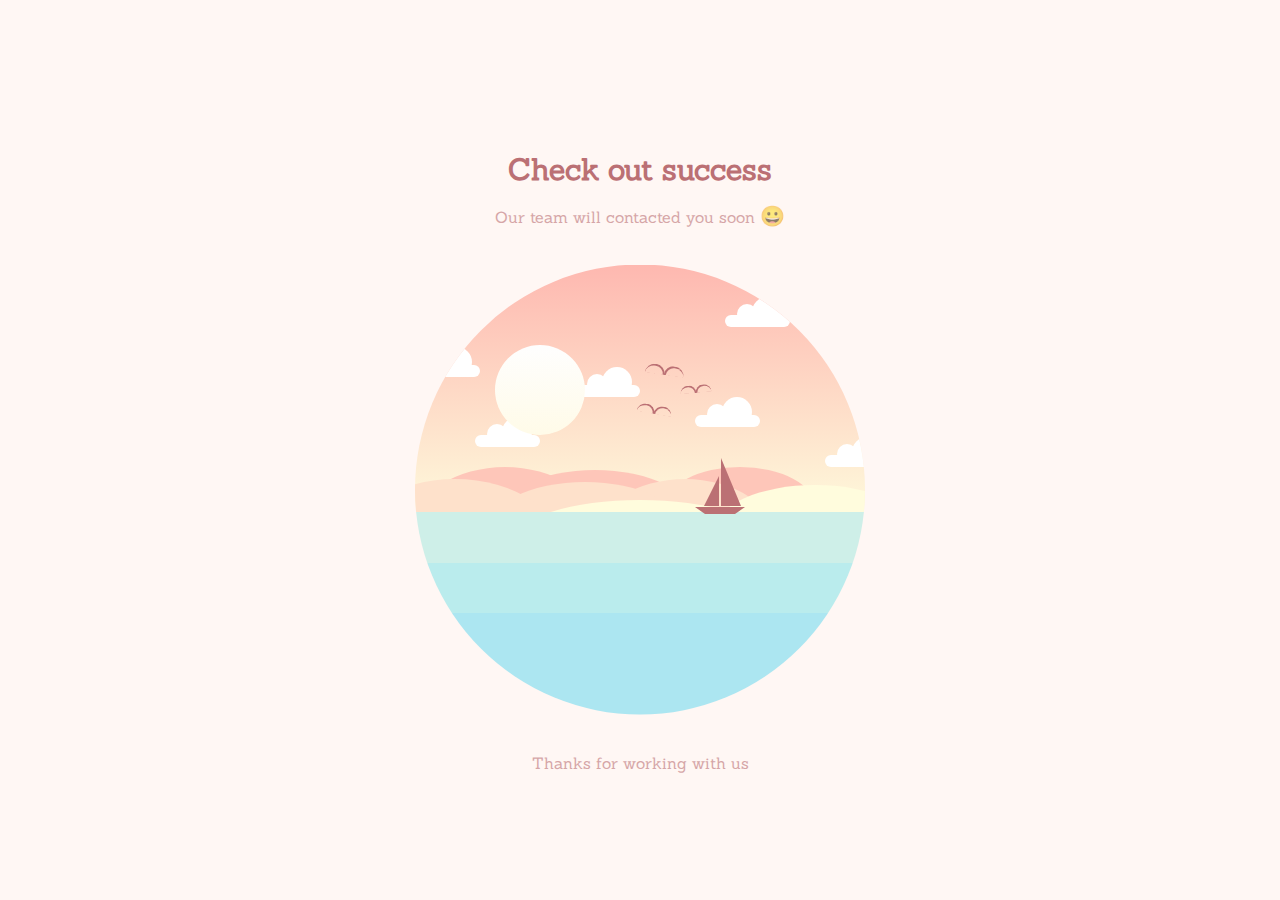
<file: Marmoris/Marmoris/checkout.html>
<html lang="en">
<head>
  <meta charset="UTF-8">
  <meta http-equiv="X-UA-Compatible" content="IE=edge">
  <meta name="viewport" content="width=device-width, initial-scale=1.0">
  <title>Document</title>
  <link rel="stylesheet" href="checkout.css">
</head>
<body>
<div class="container-wrapper">

  <h1>Check out success</h1>
  <p id="subtitle">Our team will contacted you soon <span style='font-size:20px;'>&#128512;</span></p>

  <div class="container">

    <div class="circle-container">
      <div class="sky">
        <div class="sky-night">
          <div class="stars">
            <div class="shooting-star"></div>
            <div class="star-group-1"></div>
            <div class="star-group-2"></div>
            <div class="star-group-3"></div>
            <div class="star-group-4"></div>
          </div>

        </div>
        <div class="cloud cloud-1"></div>
        <div class="cloud cloud-2"></div>
        <div class="cloud cloud-3"></div>
        <div class="cloud cloud-4"></div>
        <div class="cloud cloud-5"></div>
        <div class="cloud cloud-6"></div>
        <div class="bird bird-1"></div>
        <div class="bird bird-2"></div>
        <div class="bird bird-3"></div>

      </div>

      <div class="mountains">
        <div class="mountain-back">
          <div class="mountain-back-1"></div>
          <div class="mountain-back-2"></div>
        </div>
        <div class="mountain-middle">
          <div class="mountain-middle-1"></div>
          <div class="mountain-middle-2"></div>
        </div>
        <div class="mountain-top">
          <div class="mountain-top-1"></div>
        </div>
      </div>

      <div class="sun-container">
        <div class="sun"></div>
      </div>

      <div class="ocean">
        <div class="boat"></div>
        <div class="ocean-night">

          <div class="moon"></div>

          <div class="mountains mountains-bottom">
            <div class="mountain-back">
              <div class="mountain-back-1"></div>
              <div class="mountain-back-2"></div>
            </div>
            <div class="mountain-middle">
              <div class="mountain-middle-1"></div>
              <div class="mountain-middle-2"></div>
            </div>
            <div class="mountain-top">
              <div class="mountain-top-1"></div>
            </div>
          </div>

        </div>
      </div>

    </div>

  </div>
  <p>Thanks for working with us </p>

</div>
<script src="checkout.js"></script>
</body>
</html>
</file>
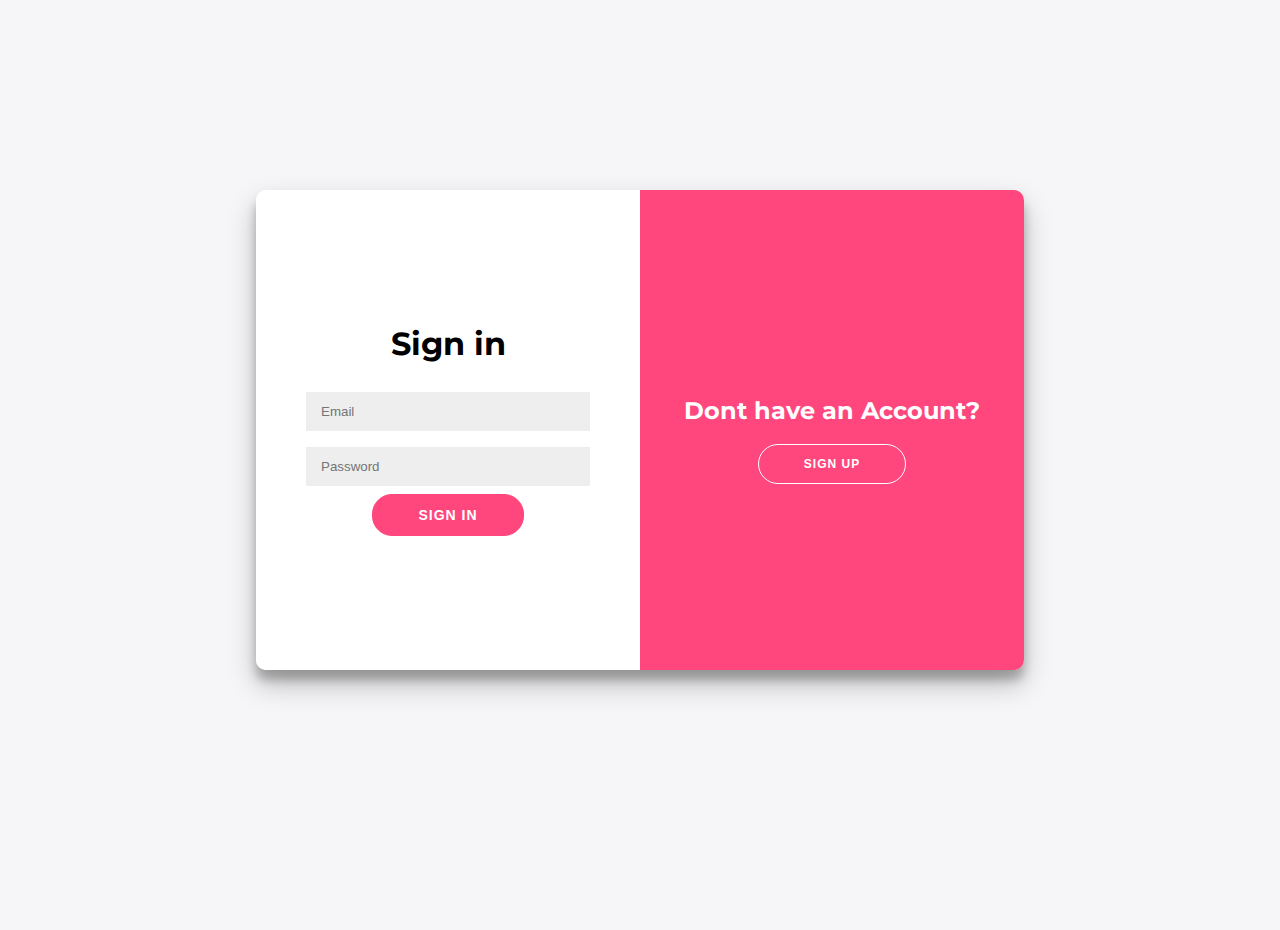
<file: Marmoris/Marmoris/login.html>
<!DOCTYPE html>
<html lang="en">
<head>
    <meta charset="UTF-8">
    <meta http-equiv="X-UA-Compatible" content="IE=edge">
    <meta name="viewport" content="width=device-width, initial-scale=1.0">
    <title>Document</title>
    <link rel="stylesheet" href="login Marmoris/login/log.css">
    <link rel="stylesheet" href="https://cdnjs.cloudflare.com/ajax/libs/font-awesome/6.1.1/css/all.min.css">
    
</head>
<body>

  <!SignUp form>
  <div class="container" id="container">
    <div class="form-container sign-up-container">
      <form action="index.html" method="post">
        <h1>Create Account</h1>
        <span>Please enter your data below!</span>
        <input type="text" placeholder="Name" />
        <input type="email" placeholder="Email" />
        <input type="password" placeholder="Password" />
        <input type="number" placeholder="Phone Number" />
        <button>Sign Up</button>
      </form>
    </div>

    <!SignIn Form>
    <div class="form-container sign-in-container">
      <form action="index.html" method="post">
        <h1>Sign in</h1>
        <input type="email" placeholder="Email" />
        <input type="password" placeholder="Password" />
        
        <button><a href="index.html">Sign in</a></button> 
      </form>
    </div>
    
    <div class="overlay-container">
      <div class="overlay">
        <div class="overlay-panel overlay-left">
          <h1>Welcome!!</h1>
          
          <button class="ghost" id="signIn">Sign In</button>
        </div>
        <div class="overlay-panel overlay-right">
          <h2>Dont have an Account?</h2>
          
          <button class="ghost" id="signUp">Sign Up</button>
        </div>
      </div>
    </div>
  </div>

  


  <script src="login Marmoris/login/logscript.js"></script>

  <script>
    function myonclick(){
      document.location.href="index.html";
    }
  </script>
</body>

</html>
</file>
<file: Marmoris/Marmoris/checkout.css>
@import url("https://fonts.googleapis.com/css?family=Sanchez");

* {
  padding: 0;
  margin: 0;
  -webkit-box-sizing: border-box;
  box-sizing: border-box;

}

*:before,
*:after {
  content: "";
  position: absolute;
}

html {
  font-family: "Sanchez", serif;
}

.container-wrapper {
  width: 100%;
  height: 100%;
  display: -webkit-box;
  display: -ms-flexbox;
  display: flex;
  -webkit-box-pack: center;
  -ms-flex-pack: center;
  justify-content: center;
  -webkit-box-align: center;
  -ms-flex-align: center;
  align-items: center;
  -webkit-box-orient: vertical;
  -webkit-box-direction: normal;
  -ms-flex-direction: column;
  flex-direction: column;
}

html {
  -webkit-transition: background-color 3s ease;
  -o-transition: background-color 3s ease;
  transition: background-color 3s ease;
  -webkit-transition-delay: 2s;
  -o-transition-delay: 2s;
  transition-delay: 2s;
  background-color: #fff7f4;
}

.container {
  width: 450px;
  height: 450px;
  position: relative;
}

.container-night {
  background-color: #e4ecff;
}

.circle-container {
  width: 450px;
  height: 450px;
  -webkit-clip-path: circle(50% at 50% 50%);
  clip-path: circle(50% at 50% 50%);
  position: absolute;
  overflow: hidden;
  z-index: 100;
}

.sky {
  position: absolute;
  width: 100%;
  height: 55%;
  top: 0;
  background: -webkit-gradient(
    linear,
    left top,
    left bottom,
    from(#feb8b0),
    to(#fef9db)
  );
  background: -webkit-linear-gradient(#feb8b0, #fef9db);
  background: -o-linear-gradient(#feb8b0, #fef9db);
  background: linear-gradient(#feb8b0, #fef9db);
  z-index: 1;
  overflow: hidden;
}

.sky-night {
  position: absolute;
  width: 100%;
  height: 100%;
  background: -webkit-gradient(
    linear,
    left top,
    left bottom,
    from(#4c3f6d),
    color-stop(#6c62bb),
    to(#93b1ed)
  );
  background: -webkit-linear-gradient(#4c3f6d, #6c62bb, #93b1ed);
  background: -o-linear-gradient(#4c3f6d, #6c62bb, #93b1ed);
  background: linear-gradient(#4c3f6d, #6c62bb, #93b1ed);
  opacity: 0;
  -webkit-transition: opacity 3s;
  -o-transition: opacity 3s;
  transition: opacity 3s;
  -webkit-transition-delay: 2s;
  -o-transition-delay: 2s;
  transition-delay: 2s;
}

.sky-night-fade {
  opacity: 1;
}

@-webkit-keyframes sky-night {
  0% {
    background: -webkit-gradient(
      linear,
      left top,
      left bottom,
      from(#feb8b0),
      to(#fef9db)
    );
    background: -webkit-linear-gradient(#feb8b0, #fef9db);
    background: linear-gradient(#feb8b0, #fef9db);
  }
  100% {
    background: -webkit-gradient(
      linear,
      left top,
      left bottom,
      from(#4c3f6d),
      to(#96b5ee)
    );
    background: -webkit-linear-gradient(#4c3f6d, #96b5ee);
    background: linear-gradient(#4c3f6d, #96b5ee);
  }
}

@keyframes sky-night {
  0% {
    background: -webkit-gradient(
      linear,
      left top,
      left bottom,
      from(#feb8b0),
      to(#fef9db)
    );
    background: -webkit-linear-gradient(#feb8b0, #fef9db);
    background: -o-linear-gradient(#feb8b0, #fef9db);
    background: linear-gradient(#feb8b0, #fef9db);
  }
  100% {
    background: -webkit-gradient(
      linear,
      left top,
      left bottom,
      from(#4c3f6d),
      to(#96b5ee)
    );
    background: -webkit-linear-gradient(#4c3f6d, #96b5ee);
    background: -o-linear-gradient(#4c3f6d, #96b5ee);
    background: linear-gradient(#4c3f6d, #96b5ee);
  }
}

.sun-container {
  z-index: 10;
  position: absolute;
  left: 0;
  right: 0;
  margin: auto;
  top: 0;
  bottom: 0;
  width: 290px;
  height: 290px;
  /*    background-color: rgba(255, 0, 255, 0.2);*/
  -webkit-transform-origin: center center;
  -ms-transform-origin: center center;
  transform-origin: center center;
  -webkit-transition: all 5s ease-in-out;
  -o-transition: all 5s ease-in-out;
  transition: all 5s ease-in-out;
}

.sun {
  position: absolute;
  width: 90px;
  height: 90px;
  border-radius: 50%;
  background: -webkit-gradient(
    linear,
    left top,
    left bottom,
    from(#fefefe),
    to(#fffbe8)
  );
  background: -webkit-linear-gradient(#fefefe, #fffbe8);
  background: -o-linear-gradient(#fefefe, #fffbe8);
  background: linear-gradient(#fefefe, #fffbe8);
  cursor: pointer;
  z-index: 10;
}

.boat {
  position: absolute;
  width: 50px;
  height: 0px;
  border-top: 7px solid #bb7074;
  border-left: 10px solid transparent;
  border-right: 10px solid transparent;
  left: 280px;
  /*    right: -50px;*/
  top: -5px;
  -webkit-transform-origin: center bottom;
  -ms-transform-origin: center bottom;
  transform-origin: center bottom;
  -webkit-animation: boat 5s infinite;
  animation: boat 5s infinite;
  -webkit-animation-delay: 0.25s;
  animation-delay: 0.25s;
  -webkit-transition: all 4s ease-in-out;
  -o-transition: all 4s ease-in-out;
  transition: all 4s ease-in-out;
}

.boat-sail {
  margin-left: -350px;
}

.boat,
.boat:before,
.boat:after {
  position: absolute;
  z-index: 200;
}

@-webkit-keyframes boat {
  0% {
    -webkit-transform: rotate(1deg)translate(2px, 0px);
    transform: rotate(1deg)translate(2px, 0px);
  }
  25% {
    -webkit-transform: rotate(-1deg) translate(-2px, -2px);
    transform: rotate(-1deg) translate(-2px, -2px);
  }
  50% {
    -webkit-transform: rotate(1deg) translate(1px, 0px);
    transform: rotate(1deg) translate(1px, 0px);
  }
  75% {
    -webkit-transform: rotate(-1deg) translate(-1px, -2px);
    transform: rotate(-1deg) translate(-1px, -2px);
  }
  100% {
    -webkit-transform: rotate(1deg) translate(2px, 0px);
    transform: rotate(1deg) translate(2px, 0px);
  }
}

@keyframes boat {
  0% {
    -webkit-transform: rotate(1deg)translate(2px, 0px);
    transform: rotate(1deg)translate(2px, 0px);
  }
  25% {
    -webkit-transform: rotate(-1deg) translate(-2px, -2px);
    transform: rotate(-1deg) translate(-2px, -2px);
  }
  50% {
    -webkit-transform: rotate(1deg) translate(1px, 0px);
    transform: rotate(1deg) translate(1px, 0px);
  }
  75% {
    -webkit-transform: rotate(-1deg) translate(-1px, -2px);
    transform: rotate(-1deg) translate(-1px, -2px);
  }
  100% {
    -webkit-transform: rotate(1deg) translate(2px, 0px);
    transform: rotate(1deg) translate(2px, 0px);
  }
}

.boat:before,
.boat:after {
  width: 0;
  height: 0;
  border: 0 solid transparent;
}

.boat:before {
  bottom: 8px;
  right: 16px;
  border-left-width: 15px;
  border-right-width: 0px;
  border-bottom: 30px solid #bb7074;
}

.boat:after {
  bottom: 8px;
  right: -6px;
  border-left-width: 0px;
  border-right-width: 20px;
  border-bottom: 48px solid #bb7074;
}

.ocean {
  position: absolute;
  width: 100%;
  height: 45%;
  bottom: 0;
  background: #ceefe8;
  z-index: 200;
  -webkit-animation: ocean-top 3s infinite;
  animation: ocean-top 3s infinite;
  opacity: 1;
  -webkit-transition: all 3s ease;
  -o-transition: all 3s ease;
  transition: all 3s ease;
  -webkit-transition-delay: 2s;
  -o-transition-delay: 2s;
  transition-delay: 2s;
  -webkit-transform-origin: top;
  -ms-transform-origin: top;
  transform-origin: top;
}

.animation-stop {
  -webkit-animation: ocean-top 3s forwards;
  animation: ocean-top 3s forwards;
  height: 42%;
}

.ocean-night {
  position: relative;
  width: 100%;
  height: 100%;
  background: -webkit-gradient(
    linear,
    left top,
    left bottom,
    from(#8da6e6),
    to(#788cc9)
  );
  background: -webkit-linear-gradient(#8da6e6, #788cc9);
  background: -o-linear-gradient(#8da6e6, #788cc9);
  background: linear-gradient(#8da6e6, #788cc9);
  opacity: 0;
  -webkit-transition: opacity 3s;
  -o-transition: opacity 3s;
  transition: opacity 3s;
  -webkit-transition-delay: 2s;
  -o-transition-delay: 2s;
  transition-delay: 2s;
  z-index: 500;
}

.ocean-night-fade {
  opacity: 1;
}

.moon {
  position: absolute;
  width: 90px;
  height: 90px;
  border-radius: 50%;
  background: -webkit-gradient(
    linear,
    left top,
    left bottom,
    from(#fefefe),
    to(#fffbe8)
  );
  background: -webkit-linear-gradient(#fefefe, #fffbe8);
  background: -o-linear-gradient(#fefefe, #fffbe8);
  background: linear-gradient(#fefefe, #fffbe8);
  opacity: 0;
  left: 80px;
  margin-top: 90px;
  -webkit-transition: opacity 1s ease;
  -o-transition: opacity 1s ease;
  transition: opacity 1s ease;
}

.moon-fade {
  opacity: 0.3;
  -webkit-transition-delay: 4s;
  -o-transition-delay: 4s;
  transition-delay: 4s;
}

.ocean:before,
.ocean:after {
  width: 100%;
  bottom: 0;
  position: absolute;
  z-index: 200;
}

.ocean:before {
  height: 75%;
  background: #baeced;
  -webkit-animation: ocean-middle 3s infinite;
  animation: ocean-middle 3s infinite;
}

.ocean:after {
  height: 50%;
  background: #ace6f1;
  -webkit-animation: ocean-bottom 2s infinite;
  animation: ocean-bottom 2s infinite;
}

@-webkit-keyframes ocean-top {
  0% {
    -webkit-transform: rotate(0deg);
    transform: rotate(0deg);
  }
  25% {
    -webkit-transform: rotate(-1deg);
    transform: rotate(-1deg);
  }
  50% {
    -webkit-transform: rotate(0deg);
    transform: rotate(0deg);
  }
  75% {
    -webkit-transform: rotate(1deg);
    transform: rotate(1deg);
  }
  100% {
    -webkit-transform: rotate(0deg);
    transform: rotate(0deg);
  }
}

@keyframes ocean-top {
  0% {
    -webkit-transform: rotate(0deg);
    transform: rotate(0deg);
  }
  25% {
    -webkit-transform: rotate(-1deg);
    transform: rotate(-1deg);
  }
  50% {
    -webkit-transform: rotate(0deg);
    transform: rotate(0deg);
  }
  75% {
    -webkit-transform: rotate(1deg);
    transform: rotate(1deg);
  }
  100% {
    -webkit-transform: rotate(0deg);
    transform: rotate(0deg);
  }
}

@-webkit-keyframes ocean-middle {
  0% {
    height: 75%;
  }
  50% {
    height: 77%;
    -webkit-transform: rotate(2deg);
    transform: rotate(2deg);
  }
  100% {
    height: 75%;
  }
}

@keyframes ocean-middle {
  0% {
    height: 75%;
  }
  50% {
    height: 77%;
    -webkit-transform: rotate(2deg);
    transform: rotate(2deg);
  }
  100% {
    height: 75%;
  }
}

@-webkit-keyframes ocean-bottom {
  0% {
    height: 50%;
  }
  50% {
    height: 52%;
    -webkit-transform: rotate(-2deg);
    transform: rotate(-2deg);
  }
  100% {
    height: 50%;
  }
}

@keyframes ocean-bottom {
  0% {
    height: 50%;
  }
  50% {
    height: 52%;
    -webkit-transform: rotate(-2deg);
    transform: rotate(-2deg);
  }
  100% {
    height: 50%;
  }
}

.bird:before,
.bird:after {
  border: 2px solid #bb7074;
  border-bottom: 0;
  width: 18px;
  height: 8px;
  z-index: 200;
}

.bird {
  position: absolute;
  -webkit-animation: bird 1s infinite;
  animation: bird 1s infinite;
  z-index: 200;
  -webkit-transition: all 2s ease-in-out;
  -o-transition: all 2s ease-in-out;
  transition: all 2s ease-in-out;
}

.birds-fly {
  margin-left: 150px;
  margin-top: -100px;
}

.bird:after {
  border-top-left-radius: 18px;
  border-top-right-radius: 18px;
  border-right: 0;
  -webkit-animation: wing-right 1s infinite;
  animation: wing-right 1s infinite;
  -webkit-transform-origin: bottom left;
  -ms-transform-origin: bottom left;
  transform-origin: bottom left;
}

.bird:before {
  left: -19px;
  border-top-right-radius: 18px;
  border-top-left-radius: 18px;
  border-left: 0;
  -webkit-animation: wing-left 1s infinite;
  animation: wing-left 1s infinite;
  -webkit-transform-origin: bottom right;
  -ms-transform-origin: bottom right;
  transform-origin: bottom right;
}

.bird-1 {
  left: 240px;
  top: 140px;
  -webkit-transform: scale(0.9)rotate(10deg);
  -ms-transform: scale(0.9)rotate(10deg);
  transform: scale(0.9)rotate(10deg);
  -webkit-animation-delay: 0.4s;
  animation-delay: 0.4s;
}

.bird-2 {
  left: 280px;
  top: 120px;
  -webkit-transform: scale(0.8)rotate(-5deg);
  -ms-transform: scale(0.8)rotate(-5deg);
  transform: scale(0.8)rotate(-5deg);
  -webkit-animation-delay: 0.2s;
  animation-delay: 0.2s;
}

.bird-3 {
  left: 250px;
  top: 100px;
  -webkit-transform: scale(1)rotate(8deg);
  -ms-transform: scale(1)rotate(8deg);
  transform: scale(1)rotate(8deg);
}

@-webkit-keyframes bird {
  0% {
    -webkit-transform: translate(0px, 0px);
    transform: translate(0px, 0px);
  }
  50% {
    -webkit-transform: translate(2px, -3px);
    transform: translate(2px, -3px);
  }
  100% {
    -webkit-transform: translate(0px, 0px);
    transform: translate(0px, 0px);
  }
}

@keyframes bird {
  0% {
    -webkit-transform: translate(0px, 0px);
    transform: translate(0px, 0px);
  }
  50% {
    -webkit-transform: translate(2px, -3px);
    transform: translate(2px, -3px);
  }
  100% {
    -webkit-transform: translate(0px, 0px);
    transform: translate(0px, 0px);
  }
}

@-webkit-keyframes wing-right {
  0% {
    -webkit-transform: rotate(0deg);
    transform: rotate(0deg);
  }
  50% {
    -webkit-transform: rotate(10deg);
    transform: rotate(10deg);
  }
  100% {
    -webkit-transform: rotate(0deg);
    transform: rotate(0deg);
  }
}

@keyframes wing-right {
  0% {
    -webkit-transform: rotate(0deg);
    transform: rotate(0deg);
  }
  50% {
    -webkit-transform: rotate(10deg);
    transform: rotate(10deg);
  }
  100% {
    -webkit-transform: rotate(0deg);
    transform: rotate(0deg);
  }
}

@-webkit-keyframes wing-left {
  0% {
    -webkit-transform: rotate(0deg);
    transform: rotate(0deg);
  }
  50% {
    -webkit-transform: rotate(-10deg);
    transform: rotate(-10deg);
  }
  100% {
    -webkit-transform: rotate(0deg);
    transform: rotate(0deg);
  }
}

@keyframes wing-left {
  0% {
    -webkit-transform: rotate(0deg);
    transform: rotate(0deg);
  }
  50% {
    -webkit-transform: rotate(-10deg);
    transform: rotate(-10deg);
  }
  100% {
    -webkit-transform: rotate(0deg);
    transform: rotate(0deg);
  }
}

.mountains {
  position: absolute;
  width: 100%;
  /*        background-color: #ccc;*/
  height: 20%;
  bottom: 35%;
  /*        overflow: hidden;*/
}

.mountains-bottom {
  opacity: 0.5;
  -webkit-transform-origin: center;
  -ms-transform-origin: center;
  transform-origin: center;
  -webkit-transform: scaleY(-1);
  -ms-transform: scaleY(-1);
  transform: scaleY(-1);
  top: 0;
  position: fixed;
  overflow: hidden;
  height: 31.5%;
}

.mountains div,
.mountains div:after,
.mountains div:before {
  border-radius: 50%;
  position: absolute;
  z-index: 200;
}

.mountains * {
  -webkit-transition: background 3s ease;
  -o-transition: background 3s ease;
  transition: background 3s ease;
  -webkit-transition-delay: 2s;
  -o-transition-delay: 2s;
  transition-delay: 2s;
}

.mountain-top,
.mountain-top * {
  background: #fffcdd;
}

.mountain-top {
  width: 200px;
  height: 90px;
  top: 18px;
  right: 0;
  margin-right: -50px;
}

.mountain-top-1 {
  position: absolute;
  width: 250px;
  height: 80px;
  top: 15px;
  right: 0;
  margin-right: 150px;
}

.mountain-top-night {
  background: #614da2;
}

.mountain-middle,
.mountain-middle * {
  background: #fee1cb;
}

.mountain-middle {
  width: 180px;
  height: 120px;
  top: 12px;
  margin-left: 180px;
}

.mountain-middle-1 {
  width: 200px;
  height: 100px;
  top: 3px;
  margin-left: -110px;
}

.mountain-middle-2 {
  width: 220px;
  height: 150px;
  margin-left: -250px;
}

.mountain-middle-night {
  background: #6154a4;
}

.mountain-back,
.mountain-back * {
  background: #fec6b9;
}

.mountain-back {
  width: 180px;
  height: 120px;
  top: 0px;
}

.mountain-back-1 {
  width: 200px;
  height: 100px;
  top: 3px;
  margin-left: 80px;
}

.mountain-back-2 {
  width: 150px;
  height: 80px;
  margin-left: 250px;
}

.mountain-back-night {
  background: #7980c8;
}

.cloud,
.cloud:after,
.cloud:before {
  background: #fff;
  position: absolute;
  z-index: 500;
}

.cloud {
  width: 65px;
  height: 12px;
  border-radius: 20px;
  -webkit-animation: cloud 4s infinite;
  animation: cloud 4s infinite;
}

@-webkit-keyframes cloud {
  0% {
    -webkit-transform: translate(0px, 0px);
    transform: translate(0px, 0px);
  }
  25% {
    -webkit-transform: translate(1px, 1px);
    transform: translate(1px, 1px);
  }
  50% {
    -webkit-transform: translate(0px, 0px);
    transform: translate(0px, 0px);
  }
  75% {
    -webkit-transform: translate(-1px, -1px);
    transform: translate(-1px, -1px);
  }
  100% {
    -webkit-transform: translate(0px, 0px);
    transform: translate(0px, 0px);
  }
}

@keyframes cloud {
  0% {
    -webkit-transform: translate(0px, 0px);
    transform: translate(0px, 0px);
  }
  25% {
    -webkit-transform: translate(1px, 1px);
    transform: translate(1px, 1px);
  }
  50% {
    -webkit-transform: translate(0px, 0px);
    transform: translate(0px, 0px);
  }
  75% {
    -webkit-transform: translate(-1px, -1px);
    transform: translate(-1px, -1px);
  }
  100% {
    -webkit-transform: translate(0px, 0px);
    transform: translate(0px, 0px);
  }
}

.cloud:after {
  border-radius: 50%;
  height: 30px;
  left: 27px;
  top: -18px;
  width: 30px;
}

.cloud:before {
  border-radius: 50%;
  height: 20px;
  left: 12px;
  top: -11px;
  width: 20px;
}

.cloud-1 {
  left: 310px;
  top: 50px;
}

.cloud-2 {
  left: 280px;
  top: 150px;
  -webkit-animation-delay: 0.2s;
  animation-delay: 0.2s;
}

.cloud-3 {
  left: 410px;
  top: 190px;
  -webkit-animation-delay: 0.4s;
  animation-delay: 0.4s;
}

.cloud-4 {
  left: 160px;
  top: 120px;
  -webkit-animation-delay: 0.6s;
  animation-delay: 0.6s;
}

.cloud-5 {
  left: 60px;
  top: 170px;
  -webkit-animation-delay: 0.8s;
  animation-delay: 0.8s;
}

.cloud-6 {
  left: 0px;
  top: 100px;
  -webkit-animation-delay: 1s;
  animation-delay: 1s;
}

.stars *,
.stars *:before,
.stars *:after {
  border-radius: 50%;
  background-color: #fff;
  position: absolute;
}

.stars {
  opacity: 0;
  -webkit-transition: opacity 2s ease;
  -o-transition: opacity 2s ease;
  transition: opacity 2s ease;
}

.stars-fade {
  opacity: 1;
  -webkit-transition-delay: 4s;
  -o-transition-delay: 4s;
  transition-delay: 4s;
}

.star-group-1 {
  width: 5px;
  height: 5px;
  left: 225px;
  top: 120px;
}

.star-group-1:before {
  width: 4px;
  height: 4px;
  left: 50px;
  top: 18px;
  opacity: 0.8;
}

.star-group-1:after {
  width: 3px;
  height: 3px;
  left: -35px;
  top: 35px;
  opacity: 1;
}

.star-group-2 {
  width: 5px;
  height: 5px;
  left: 25px;
  top: 175px;
}

.star-group-2:before {
  width: 4px;
  height: 4px;
  left: 40px;
  top: 14px;
  opacity: 0.8;
}

.star-group-2:after {
  width: 3px;
  height: 3px;
  left: 30px;
  top: -40px;
  opacity: 1;
}

.star-group-3 {
  width: 5px;
  height: 5px;
  left: 125px;
  top: 50px;
}

.star-group-3:before {
  width: 4px;
  height: 4px;
  left: 50px;
  top: 20px;
  opacity: 0.8;
}

.star-group-3:after {
  width: 3px;
  height: 3px;
  left: 90px;
  top: -20px;
  opacity: 1;
}

.star-group-4 {
  width: 5px;
  height: 5px;
  left: 300px;
  top: 100px;
}

.star-group-4:before {
  width: 3px;
  height: 3px;
  left: 80px;
  top: 60px;
  opacity: 0.8;
}

.star-group-4:after {
  width: 3px;
  height: 3px;
  left: 50px;
  top: -20px;
  opacity: 1;
}

.shooting-star {
  position: absolute;
  background: -webkit-gradient(
    linear,
    left top,
    right top,
    from(rgba(255, 255, 255, 1)),
    to(rgba(255, 255, 255, 0))
  );
  background: -webkit-linear-gradient(
    left,
    rgba(255, 255, 255, 1) 0%,
    rgba(255, 255, 255, 0) 100%
  );
  background: -o-linear-gradient(
    left,
    rgba(255, 255, 255, 1) 0%,
    rgba(255, 255, 255, 0) 100%
  );
  background: linear-gradient(
    to right,
    rgba(255, 255, 255, 1) 0%,
    rgba(255, 255, 255, 0) 100%
  );
  width: 35px;
  height: 3px;
  left: 310px;
  top: 10px;
  -webkit-transform-origin: left;
  -ms-transform-origin: left;
  transform-origin: left;
  -webkit-transform: rotate(-40deg);
  -ms-transform: rotate(-40deg);
  transform: rotate(-40deg);
}

.shooting {
  -webkit-animation: shooting-star 2s 1 ease-in-out;
  animation: shooting-star 2s 1 ease-in-out;
  -webkit-animation-delay: 5s;
  animation-delay: 5s;
}

@-webkit-keyframes shooting-star {
  100% {
    -webkit-transform: rotate(-40deg)translateX(-450px);
    transform: rotate(-40deg)translateX(-450px);
  }
}

@keyframes shooting-star {
  100% {
    -webkit-transform: rotate(-40deg)translateX(-450px);
    transform: rotate(-40deg)translateX(-450px);
  }
}

p a:link,
p a:active,
p a:visited {
  color: inherit;
  text-decoration: none;
  border-bottom: 1px dotted;
  border-bottom-color: inherit;
  opacity: 0.6;
}

h1,
p {
  color: #bb7074;
  -webkit-transition: color 3s;
  -o-transition: color 3s;
  transition: color 3s;
  -webkit-transition-delay: 2s;
  -o-transition-delay: 2s;
  transition-delay: 2s;
  text-align: center;
}

h1 {
  margin: 60px 0 10px 0;
  font-size: 30px;
  position: relative;
}


p {
  font-size: 16px;
  line-height: 16px;
  margin: 40px;
  position: relative;
  opacity:0.6;
}


p#subtitle {
  margin-top: 10px;
}

.text-color {
  color: #7980c8;
}
</file>
<file: Marmoris/Marmoris/login Marmoris/login/log.css>
@import url('https://fonts.googleapis.com/css?family=Montserrat:400,800');

* {
	box-sizing: border-box;
}

body {
	background: #f6f5f7;
	display: flex;
	justify-content: center;
	align-items: center;
	flex-direction: column;
	font-family: 'Montserrat', sans-serif;
	height: 100vh;
	margin: -20px 0 50px;
	
	;
}

h1 {
	font-weight: bold;
	margin: 0;
  height: 60px;
}

h2 {
	text-align: center;
}

p {
	font-size: 14px;
	font-weight: 100;
	line-height: 20px;
	letter-spacing: 0.5px;
	margin: 20px 0 30px;
}

span {
	font-size: 12px;
}

a {
	color: white;
	font-size: 14px;
	text-decoration: none;
	margin: 15px 0;
}

button {
	border-radius: 20px;
	border: 1px solid #FF477E;
	background-color: #FF477E;
	color: #FFFFFF;
	font-size: 12px;
	font-weight: bold;
	padding: 12px 45px;
	letter-spacing: 1px;
	text-transform: uppercase;
	transition: transform 80ms ease-in;
}

button:active {
	transform: scale(0.95);
}

button:focus {
	outline: none;
}

button.ghost {
	background-color: transparent;
	border-color: #FFFFFF;
}

form {
	background-color: #FFFFFF;
	display: flex;
	align-items: center;
	justify-content: center;
	flex-direction: column;
	padding: 0 50px;
	height: 100%;
	text-align: center;
}

input {
	background-color: #eee;
	border: none;
	padding: 12px 15px;
	margin: 8px 0;
	width: 100%;
}

.container {
	background-color: #fff;
	border-radius: 10px;
  	box-shadow: 0 14px 28px rgba(0,0,0,0.25), 
			0 10px 10px rgba(0,0,0,0.22);
	position: relative;
	overflow: hidden;
	width: 768px;
	max-width: 100%;
	min-height: 480px;
}

.form-container {
	position: absolute;
	top: 0;
	height: 100%;
	transition: all 0.6s ease-in-out;
}

.sign-in-container {
	left: 0;
	width: 50%;
	z-index: 2;
}

.container.right-panel-active .sign-in-container {
	transform: translateX(100%);
}

.sign-up-container {
	left: 0;
	width: 50%;
	opacity: 0;
	z-index: 1;
}

.container.right-panel-active .sign-up-container {
	transform: translateX(100%);
	opacity: 1;
	z-index: 5;
	animation: show 0.6s;
}

@keyframes show {
	0%, 49.99% {
		opacity: 0;
		z-index: 1;
	}
	
	50%, 100% {
		opacity: 1;
		z-index: 5;
	}
}

.overlay-container {
	position: absolute;
	top: 0;
	left: 50%;
	width: 50%;
	height: 100%;
	overflow: hidden;
	transition: transform 0.6s ease-in-out;
	z-index: 100;
}

.container.right-panel-active .overlay-container{
	transform: translateX(-100%);
}

.overlay {
	background: #FF416C;
	background: -webkit-linear-gradient(to right, #FF477E);
	background: linear-gradient(to right, #FF477E);
	background-repeat: no-repeat;
	background-size: cover;
	background-position: 0 0;
	color: #FFFFFF;
	position: relative;
	left: -100%;
	height: 100%;
	width: 200%;
  transform: translateX(0);
	transition: transform 0.6s ease-in-out;
}

.container.right-panel-active .overlay {
  	transform: translateX(50%);
}

.overlay-panel {
	position: absolute;
	display: flex;
	align-items: center;
	justify-content: center;
	flex-direction: column;
	padding: 0 40px;
	text-align: center;
	top: 0;
	height: 100%;
	width: 50%;
	transform: translateX(0);
	transition: transform 0.6s ease-in-out;
}

.overlay-left {
	transform: translateX(-20%);
}

.container.right-panel-active .overlay-left {
	transform: translateX(0);
}

.overlay-right {
	right: 0;
	transform: translateX(0);
}

.container.right-panel-active .overlay-right {
	transform: translateX(20%);
}

.social-container {
	margin: 20px 0;
}

.social-container a {
	border: 1px solid #DDDDDD;
	border-radius: 50%;
	display: inline-flex;
	justify-content: center;
	align-items: center;
	margin: 0 5px;
	height: 40px;
	width: 40px;
}

footer {
    background-color: #222;
    color: #fff;
    font-size: 14px;
    bottom: 0;
    position: fixed;
    left: 0;
    right: 0;
    text-align: center;
    z-index: 999;
}

footer p {
    margin: 10px 0;
}

footer i {
    color: red;
}

footer a {
    color: #3c97bf;
    text-decoration: none;
}
</file>
